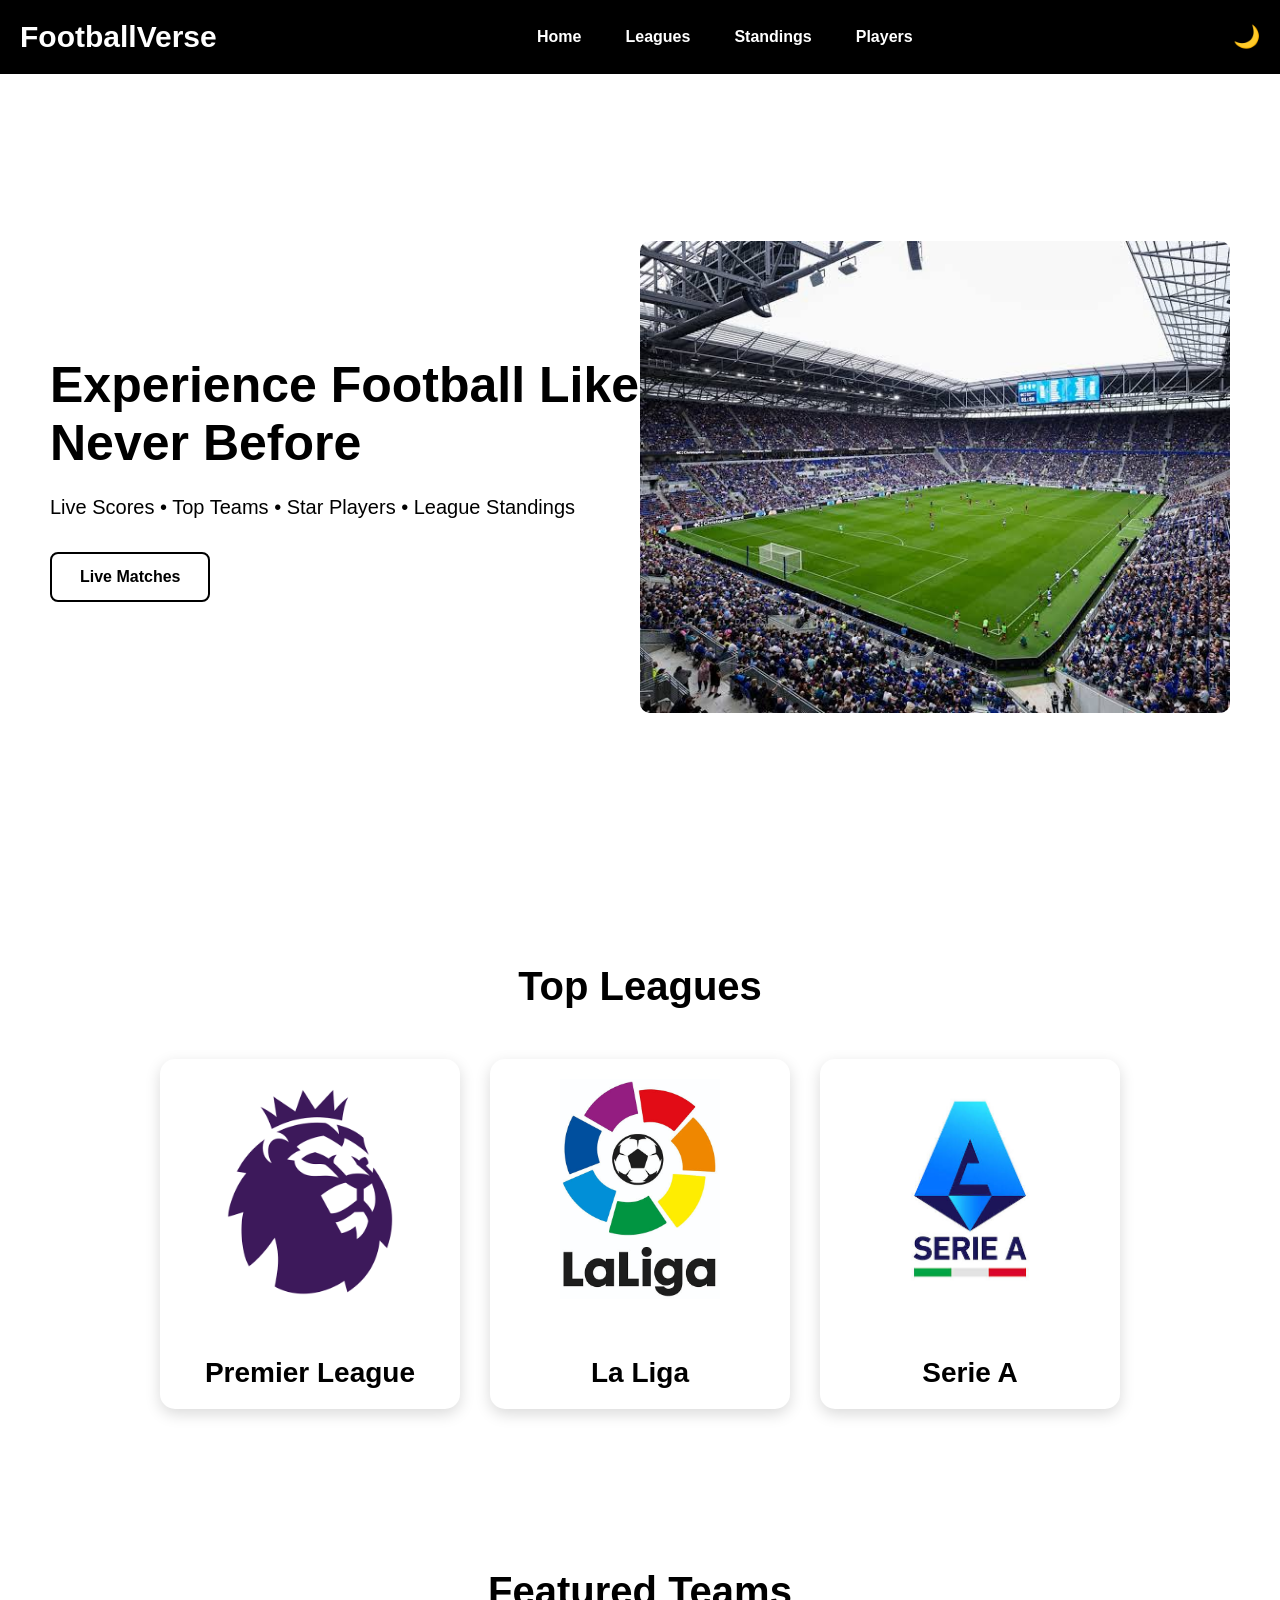
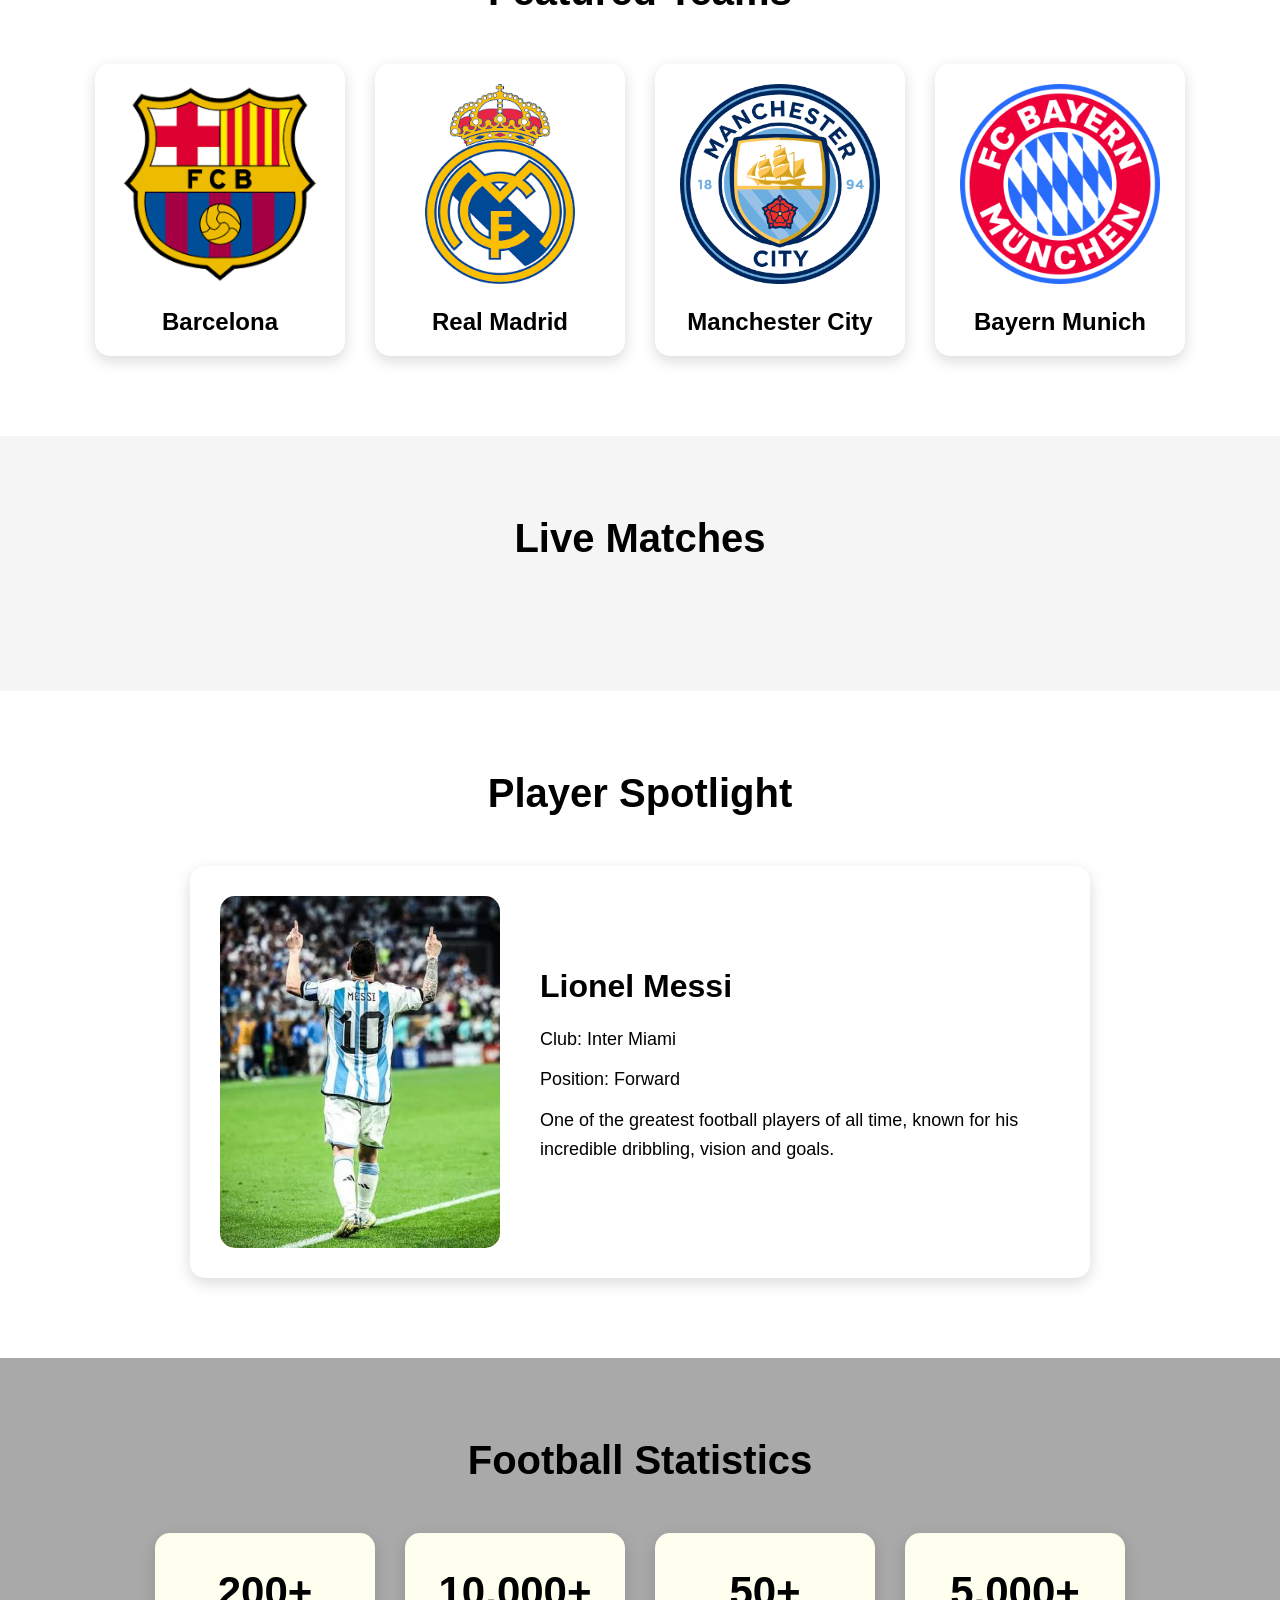
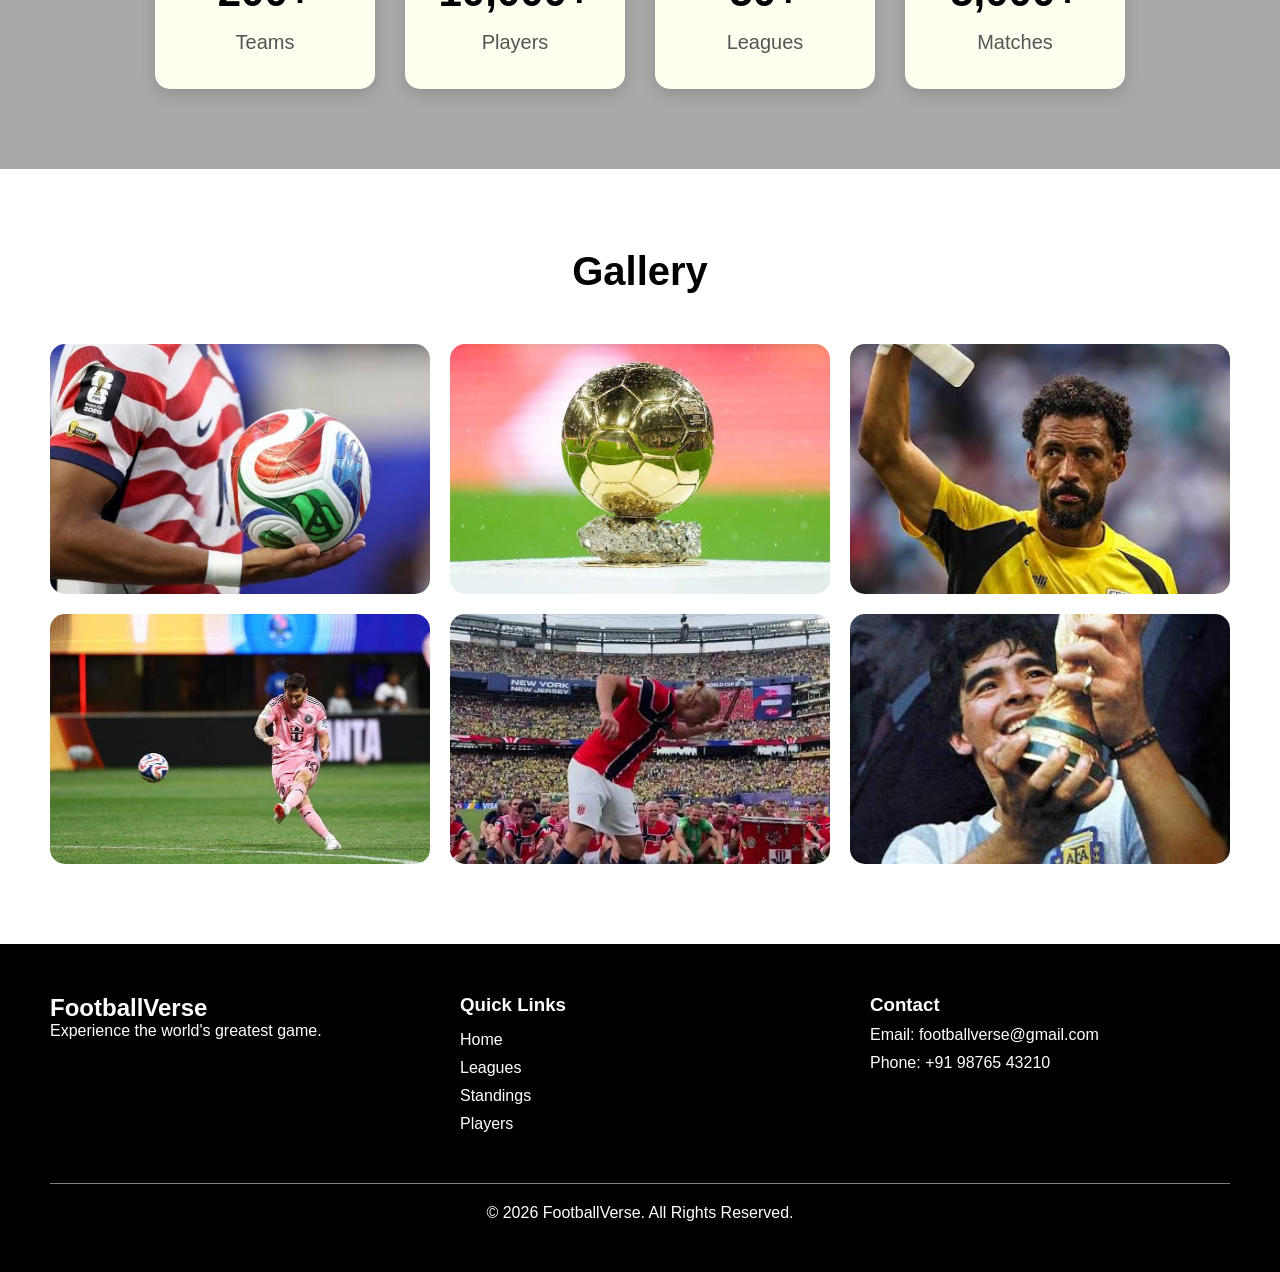
<file: index.html>
<!DOCTYPE html>
<html lang="en">

<head>

    <meta charset="UTF-8">

    <meta name="viewport" content="width=device-width, initial-scale=1.0">

    <link rel="stylesheet" href="css/style.css">
    <link rel="stylesheet" href="css/navbar.css">
    <link rel="stylesheet" href="css/animations.css">
    <link rel="stylesheet" href="css/responsive.css">

    <title>FootballVerse</title>

</head>

<body>

    <!-- ================= NAVBAR ================= -->

    <header>

        <nav>

            <h2>
                <a href="index.html">FootballVerse</a>
            </h2>

            <button class="menu-btn">☰</button>

            <ul>

                <li>
                    <a href="#">Home</a>
                </li>

                <li>
                    <a href="pages/leagues.html">Leagues</a>
                </li>

                <li>
                    <a href="pages/standings.html">Standings</a>
                </li>

                <li>
                    <a href="pages/players.html">Players</a>
                </li>

            </ul>

            <button class="theme-btn">🌙</button>

        </nav>

    </header>


    <!-- ================= MAIN ================= -->

    <main>


        <!-- ================= HERO ================= -->

        <section id="hero">

            <div class="hero-content">

                <h1>
                    Experience Football Like Never Before
                </h1>

                <p>
                    Live Scores • Top Teams • Star Players • League Standings
                </p>

                <button
                    class="secondary-btn"
                    onclick="window.location.href='pages/matches.html'">

                    Live Matches

                </button>

            </div>


            <div class="hero-image">

                <img
                    src="assets/images/hero.jpg"
                    alt="Football Stadium">

            </div>

        </section>



        <!-- ================= TOP LEAGUES ================= -->

        <section id="top-leagues" class="hidden">

            <h2>Top Leagues</h2>

            <div class="league-container">


                <!-- Premier League -->

                <a
                    href="pages/standings.html?league=eng.1"
                    class="league-card">

                    <img
                        src="assets/images/premier-league.png"
                        alt="Premier League">

                    <h3>
                        Premier League
                    </h3>

                </a>


                <!-- La Liga -->

                <a
                    href="pages/standings.html?league=esp.1"
                    class="league-card">

                    <img
                        src="assets/images/laliga.png"
                        alt="La Liga">

                    <h3>
                        La Liga
                    </h3>

                </a>


                <!-- Serie A -->

                <a
                    href="pages/standings.html?league=ita.1"
                    class="league-card">

                    <img
                        src="assets/images/serie-a.png"
                        alt="Serie A">

                    <h3>
                        Serie A
                    </h3>

                </a>

            </div>

        </section>



        <!-- ================= FEATURED TEAMS ================= -->

        <section id="featured-teams" class="hidden">

            <h2>Featured Teams</h2>

            <div class="team-container">


                <div class="team-card">

                    <img
                        src="assets/images/barcelona.png"
                        alt="Barcelona">

                    <h3>
                        Barcelona
                    </h3>

                </div>


                <div class="team-card">

                    <img
                        src="assets/images/realmadrid.png"
                        alt="Real Madrid">

                    <h3>
                        Real Madrid
                    </h3>

                </div>


                <div class="team-card">

                    <img
                        src="assets/images/mancity.png"
                        alt="Manchester City">

                    <h3>
                        Manchester City
                    </h3>

                </div>


                <div class="team-card">

                    <img
                        src="assets/images/bayern.png"
                        alt="Bayern Munich">

                    <h3>
                        Bayern Munich
                    </h3>

                </div>

            </div>

        </section>



        <!-- ================= LIVE MATCHES ================= -->

        <section id="live-matches">

            <h2>
                Live Matches
            </h2>

            <div class="match-container">

                <!-- Matches will be added by JavaScript -->

            </div>

        </section>



        <!-- ================= PLAYER SPOTLIGHT ================= -->

        <section id="player-spotlight" class="hidden">

            <h2>
                Player Spotlight
            </h2>

            <div class="player-card">

                <img
                    src="assets/images/messi.png"
                    alt="Lionel Messi">

                <div class="player-info">

                    <h3>
                        Lionel Messi
                    </h3>

                    <p>
                        Club: Inter Miami
                    </p>

                    <p>
                        Position: Forward
                    </p>

                    <p>
                        One of the greatest football players of all time,
                        known for his incredible dribbling, vision and goals.
                    </p>

                    

                </div>

            </div>

        </section>



        <!-- ================= STATISTICS ================= -->

        <section id="statistics" class="hidden">

            <h2>
                Football Statistics
            </h2>

            <div class="stats-container">


                <div class="stat-card">

                    <h3>
                        200+
                    </h3>

                    <p>
                        Teams
                    </p>

                </div>


                <div class="stat-card">

                    <h3>
                        10,000+
                    </h3>

                    <p>
                        Players
                    </p>

                </div>


                <div class="stat-card">

                    <h3>
                        50+
                    </h3>

                    <p>
                        Leagues
                    </p>

                </div>


                <div class="stat-card">

                    <h3>
                        5,000+
                    </h3>

                    <p>
                        Matches
                    </p>

                </div>

            </div>

        </section>



        <!-- ================= GALLERY ================= -->

        <section id="gallery" class="hidden">

            <h2>
                Gallery
            </h2>

            <div class="gallery-container">

                <img
                    src="assets/images/gallery1.png"
                    alt="Football Image 1">

                <img
                    src="assets/images/gallery2.png"
                    alt="Football Image 2">

                <img
                    src="assets/images/gallery3.png"
                    alt="Football Image 3">

                <img
                    src="assets/images/gallery4.png"
                    alt="Football Image 4">

                <img
                    src="assets/images/gallery5.png"
                    alt="Football Image 5">

                <img
                    src="assets/images/gallery6.png"
                    alt="Football Image 6">

            </div>

        </section>


    </main>



    <!-- ================= FOOTER ================= -->

    <footer>

        <div class="footer-container">


            <div class="footer-logo">

                <h2>
                    FootballVerse
                </h2>

                <p>
                    Experience the world's greatest game.
                </p>

            </div>


            <div class="footer-links">

                <h3>
                    Quick Links
                </h3>

                <ul>

                    <li>
                        <a href="#">
                            Home
                        </a>
                    </li>

                    <li>
                        <a href="pages/leagues.html">
                            Leagues
                        </a>
                    </li>

                    <li>
                        <a href="pages/standings.html">
                            Standings
                        </a>
                    </li>

                    <li>
                        <a href="pages/players.html">
                            Players
                        </a>
                    </li>

                </ul>

            </div>


            <div class="footer-contact">

                <h3>
                    Contact
                </h3>

                <p>
                    Email: footballverse@gmail.com
                </p>

                <p>
                    Phone: +91 98765 43210
                </p>

            </div>

        </div>


        <hr>


        <p class="copyright">

            © 2026 FootballVerse. All Rights Reserved.

        </p>

    </footer>



    <!-- ================= BACK TO TOP ================= -->

    <button id="back-to-top">
        ↑
    </button>



    <!-- ================= JAVASCRIPT ================= -->

    <script src="js/navbar.js"></script>

    <script src="js/animations.js"></script>

    <script src="js/api.js"></script>

    <script src="js/team.js"></script>

</body>

</html>
</file>
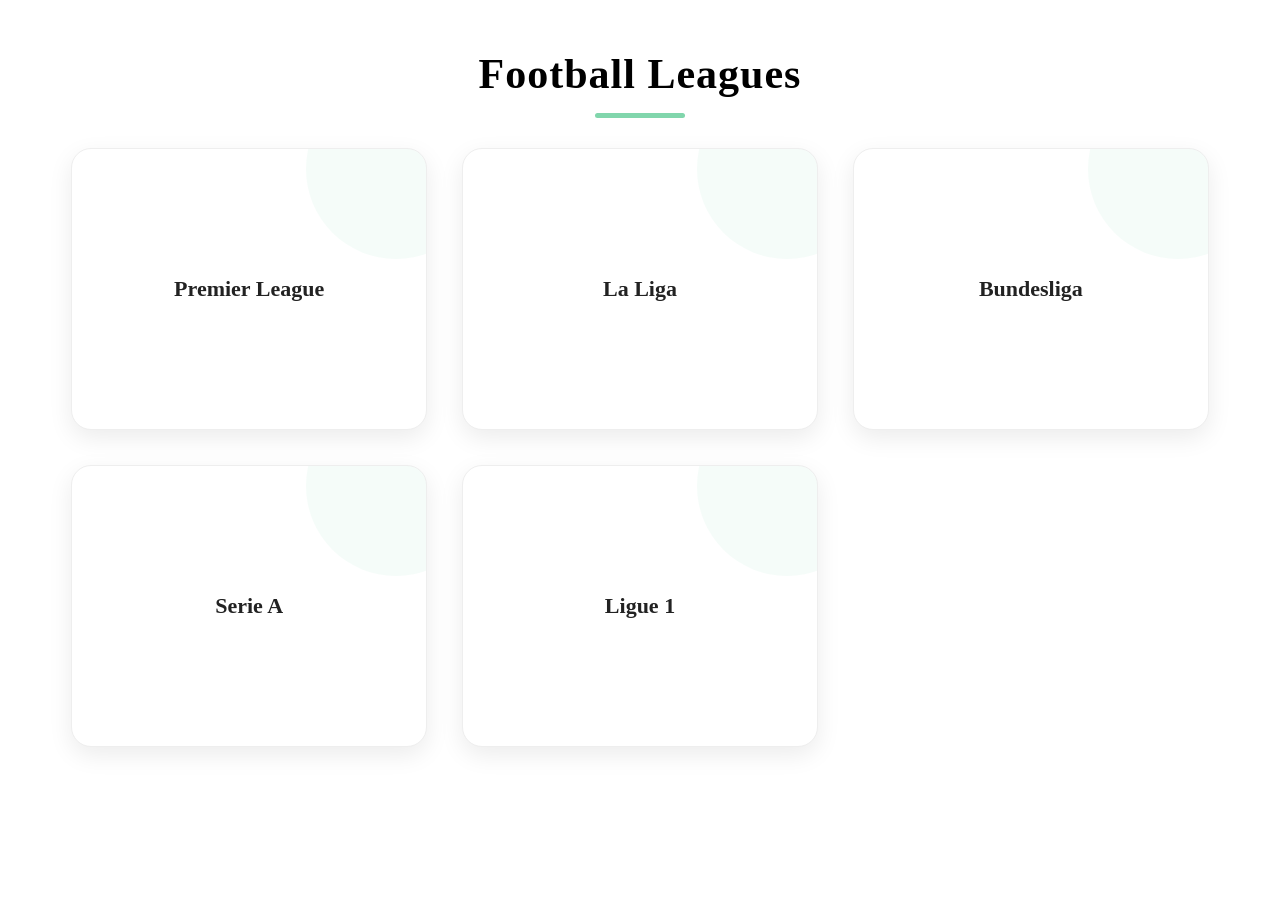
<file: pages/leagues.html>
<!DOCTYPE html>
<html lang="en">

<head>

    <meta charset="UTF-8">

    <meta name="viewport" content="width=device-width, initial-scale=1.0">

    <title>Leagues - FootballVerse</title>

    <link rel="stylesheet" href="../css/pages.css">
    <link rel="stylesheet" href="../css/responsive.css">

</head>

<body>

    <h1 class="leagues-title">Football Leagues</h1>

    <div id="leagues-container">
        <!-- League cards will be added here -->
    </div>
    <script src="../js/leagues.js"></script>
</body>

</html>
</file>
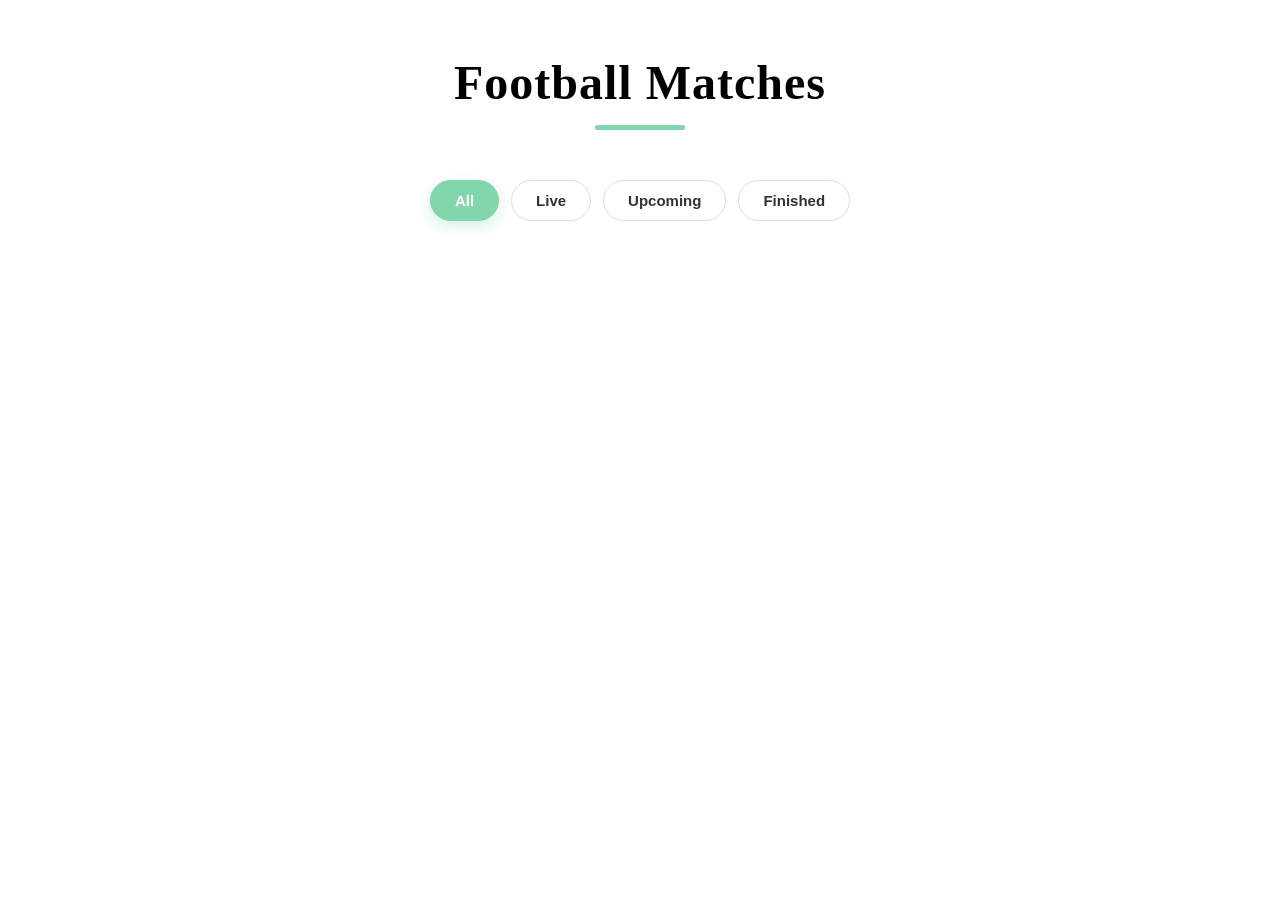
<file: pages/matches.html>
<!DOCTYPE html>
<html lang="en">

<head>

    <meta charset="UTF-8">

    <meta name="viewport" content="width=device-width, initial-scale=1.0">

    <title>Matches - FootballVerse</title>

    <link rel="stylesheet" href="../css/pages.css">
    <link rel="stylesheet" href="../css/responsive.css">

</head>

<body>

    <h1 class="matches-title">Football Matches</h1>


    <div class="matches-filter">

        <button class="filter-btn active" data-filter="all">
            All
        </button>

        <button class="filter-btn" data-filter="live">
            Live
        </button>

        <button class="filter-btn" data-filter="upcoming">
            Upcoming
        </button>

        <button class="filter-btn" data-filter="finished">
            Finished
        </button>

    </div>


    <div id="matches-container">

        <!-- Matches generated by JavaScript -->

    </div>


    <script src="../js/matches.js"></script>

</body>

</html>
</file>
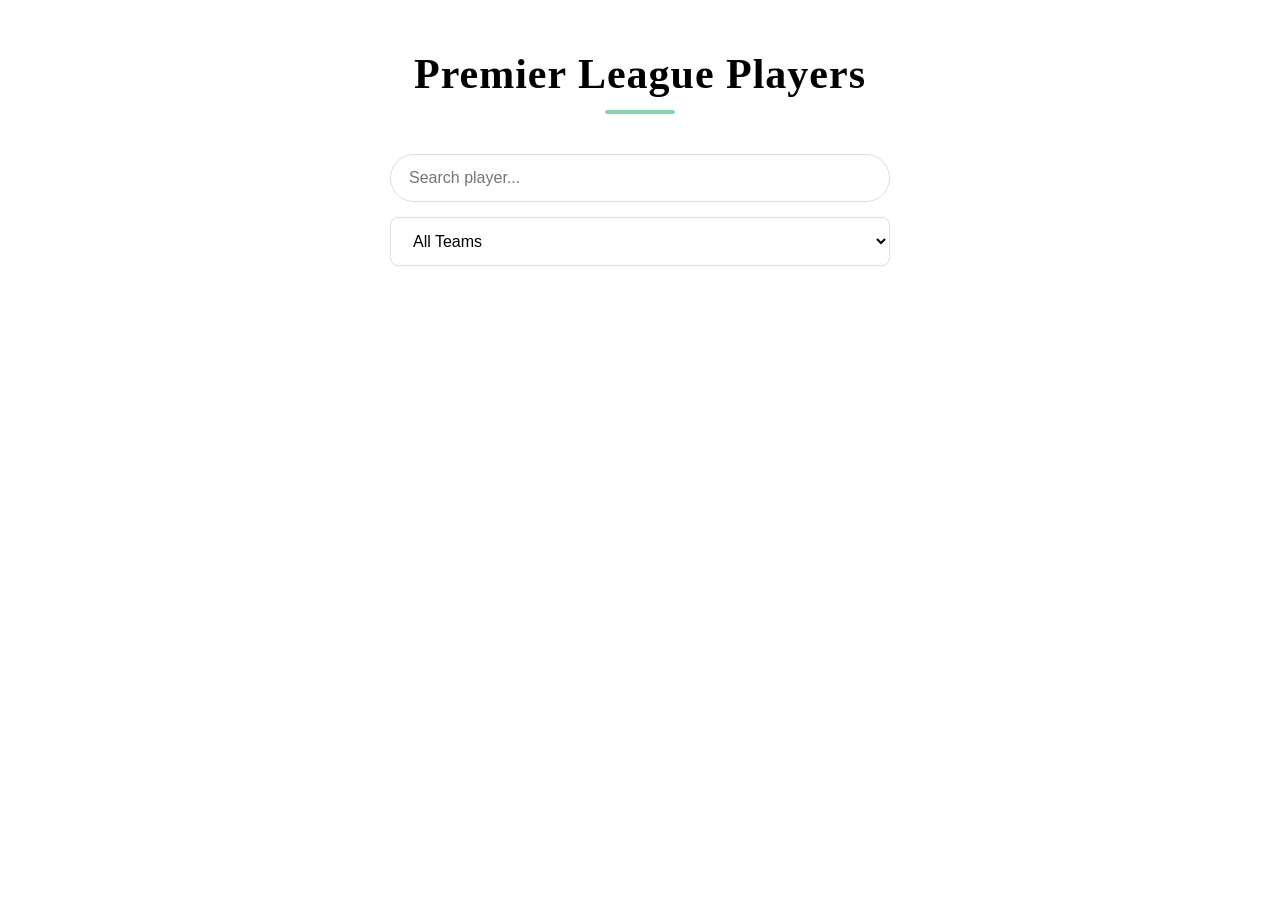
<file: pages/players.html>
<!DOCTYPE html>
<html lang="en">

<head>

    <meta charset="UTF-8">

    <meta name="viewport" content="width=device-width, initial-scale=1.0">

    <title>Players - FootballVerse</title>

    <link rel="stylesheet" href="../css/pages.css">
    <link rel="stylesheet" href="../css/responsive.css">

</head>

<body>

    <h1 class="players-title">Premier League Players</h1>
    <div class="player-search">

    <input
        type="text"
        id="player-search"
        placeholder="Search player..."
    >

</div>
<div class="player-filter">

    <select id="team-filter">

        <option value="all">All Teams</option>

    </select>

</div>
    <div id="players-container">
        <!-- Players will be added by JavaScript -->
    </div>

    <script src="../js/players.js"></script>

</body>

</html>
</file>
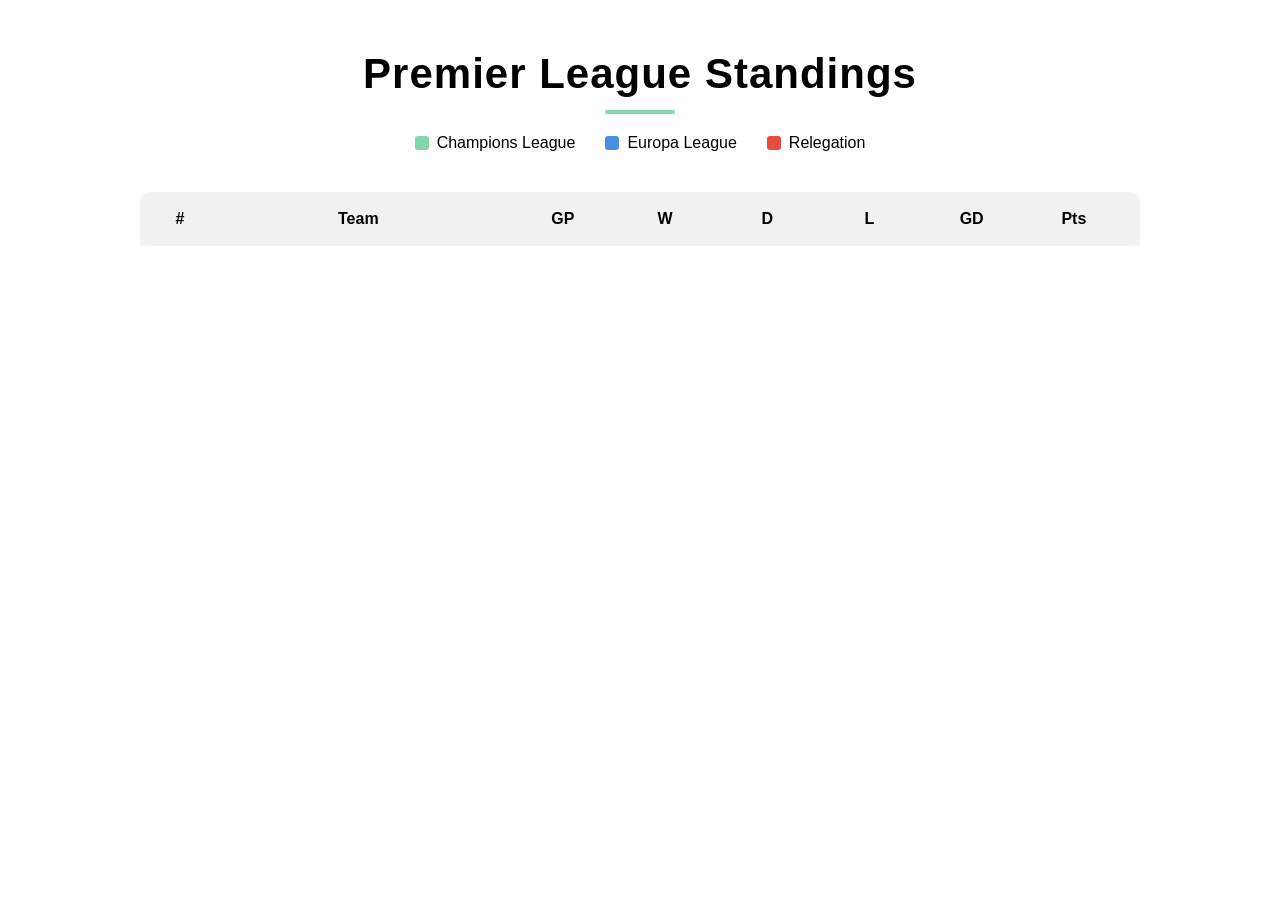
<file: pages/standings.html>
<!DOCTYPE html>
<html lang="en">

<head>

    <meta charset="UTF-8">

    <meta name="viewport" content="width=device-width, initial-scale=1.0">

    <title>Standings - FootballVerse</title>

    <link rel="stylesheet" href="../css/style.css">

</head>

<body>

    <h1 class="standings-title">Premier League Standings</h1>


    <!-- Standings Legend -->

    <div class="standings-legend">

        <div>
            <span class="legend-color champions-color"></span>
            Champions League
        </div>

        <div>
            <span class="legend-color europa-color"></span>
            Europa League
        </div>

        <div>
            <span class="legend-color relegation-color"></span>
            Relegation
        </div>

    </div>


    <!-- Standings Table -->

    <div class="standings-wrapper">

        <div class="standings-table">

            <!-- Table Header -->

            <div class="standing-header">

                <div>#</div>
                <div>Team</div>
                <div>GP</div>
                <div>W</div>
                <div>D</div>
                <div>L</div>
                <div>GD</div>
                <div>Pts</div>

            </div>


            <!-- Rows generated by JavaScript -->

            <div id="standings-container">

            </div>

        </div>

    </div>


    <script src="../js/standings.js"></script>

</body>

</html>
</file>
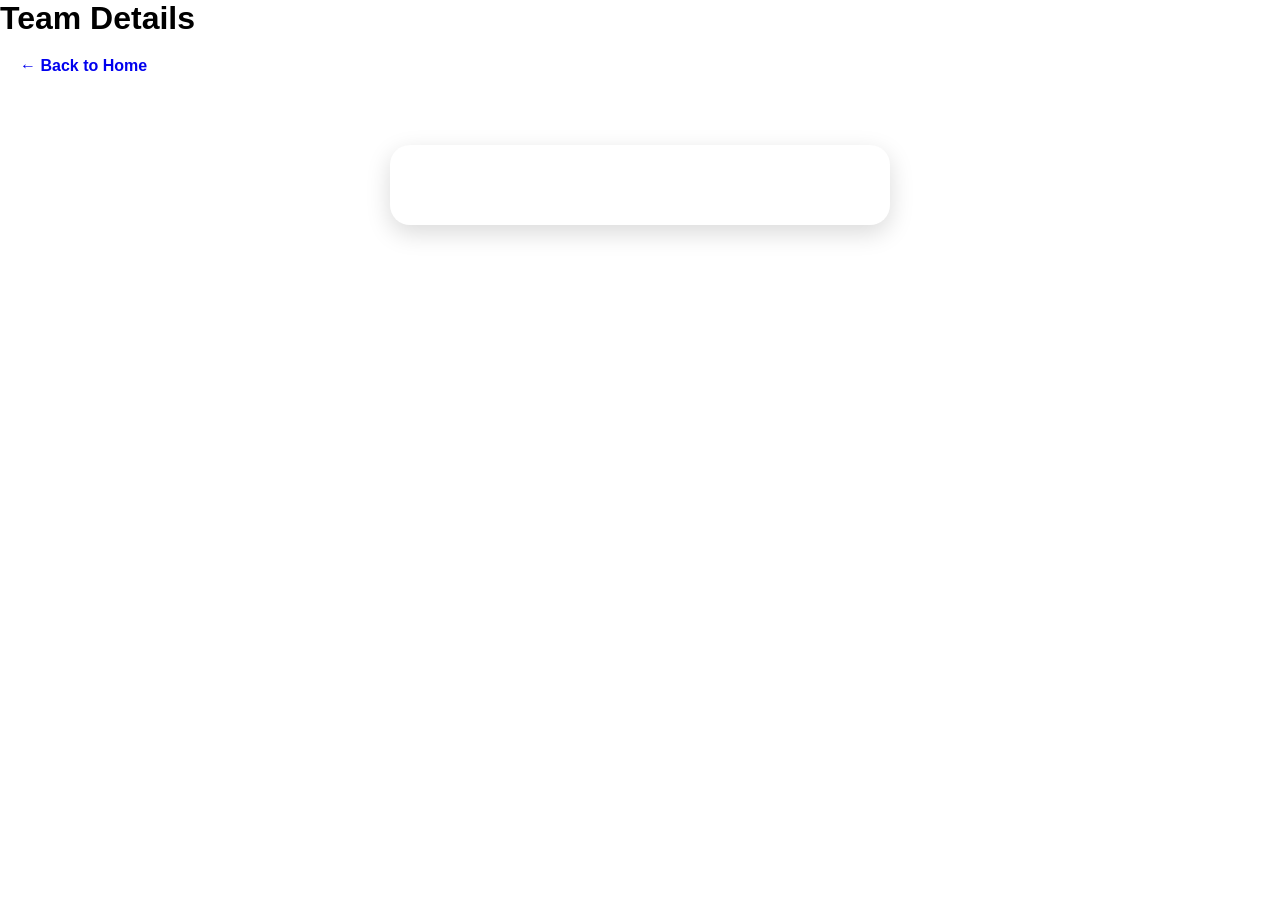
<file: pages/teams.html>
<!DOCTYPE html>
<html lang="en">

<head>
    <meta charset="UTF-8">
    <meta name="viewport" content="width=device-width, initial-scale=1.0">

    <title>Team | FootballVerse</title>

    <link rel="stylesheet" href="../css/style.css">
</head>

<body>

    <h1>Team Details</h1>

    <a href="../index.html" class="back-home">← Back to Home</a>

    <section class="team-page">

        <div id="team-details">
            <!-- Team information will appear here -->
        </div>

    </section>

    <script src="../js/team-details.js"></script>

</body>

</html>
</file>
<file: css/style.css>
/* Remove default spacing added by browsers */
html{
    scroll-behavior: smooth;
}
* {
    margin: 0;
    padding: 0;
    box-sizing: border-box;
}

body{
    font-family: Arial, Helvetica, sans-serif;
}

/* ================= Navbar ================= */

nav {
    display: flex;
    justify-content: space-between;
    align-items: center;
    padding: 20px 50px;
}

nav ul {
    list-style: none;
    display: flex;
    gap: 30px;
}

nav a {
    text-decoration: none;
    color: black;
}

/* ================= Hero Section ================= */

#hero{
    height: 90vh;
    display: flex;
    justify-content: space-between;
    align-items: center;
    padding: 0 50px;
}

.hero-content{
    width: 50%;
}

.hero-image{
    width: 50%;
}

.hero-image img{
    width: 100%;
     border-radius: 10px;
}

.hero-content h1{
    font-size: 50px;
    margin-bottom: 20px;
}

.hero-content p{
    font-size: 20px;
    margin-bottom: 30px;
    line-height: 1.5;
}

.hero-content button{
    padding: 14px 28px;
    font-size: 16px;
    font-weight: bold;
    border: none;
    border-radius: 8px;
    cursor: pointer;
    margin-right: 15px;
    transition: background-color 0.3s, color 0.3s, transform 0.3s;
    background-color: black;
    color: white;
}

.hero-content button:hover{
    background-color: #333;
}

.hero-content button.secondary-btn{
    background-color: white;
    color: black;
    border: 2px solid black;
}

.hero-content button.secondary-btn:hover{
    background-color: black;
    color: white;
}

.hero-content button:hover{
    transform: translateY(-3px) scale(1.05);
}

.hero-content button:active{
    transform: translateY(1px);
}



.league-card:hover{
    transform: translateY(-10px);
    box-shadow: 0 12px 25px rgba(0,0,0,0.2);
}

#top-leagues{
    padding: 80px 50px;
}

#top-leagues h2{
    text-align: center;
    margin-bottom: 50px;
    font-size: 40px;
}

.league-container{
    display: flex;
    justify-content: center;
    gap: 30px;
    flex-wrap: wrap;
}

.league-card{
    width: 300px;
    height: 350px;
    background: white;
    border-radius: 15px;
    box-shadow: 0 5px 15px rgba(0,0,0,0.15);

    display: flex;
    flex-direction: column;
    justify-content: space-between;
    align-items: center;

    padding: 20px;

    transition: transform 0.3s, box-shadow 0.3s;
}

.league-card img{
    width: 100%;
    height: 220px;
    object-fit: contain;
    display: block;
}

.league-card h3{
    font-size: 28px;
    text-align: center;
}

/* ================= Featured Teams ================= */

#featured-teams{
    padding: 80px 50px;
}

#featured-teams h2{
    text-align: center;
    font-size: 40px;
    margin-bottom: 50px;
}

.team-container{
    display: flex;
    justify-content: center;
    gap: 30px;
    flex-wrap: wrap;
}

.team-card{
    width: 250px;
    background: white;
    border-radius: 15px;
    box-shadow: 0 5px 15px rgba(0,0,0,0.15);
    padding: 20px;
    text-align: center;
    transition: transform 0.3s, box-shadow 0.3s;
}

.team-card img{
    width: 100%;
    height: 200px;
    object-fit: contain;
}

.team-card h3{
    margin-top: 20px;
    font-size: 24px;
}

.team-card:hover{
    transform: translateY(-10px);
    box-shadow: 0 12px 25px rgba(0,0,0,0.2);
}

/* ================= Live Matches ================= */

#live-matches{
    padding: 80px 50px;
    background-color: #f5f5f5;
}

#live-matches h2{
    text-align: center;
    font-size: 40px;
    margin-bottom: 50px;
}

.match-container{
    display: flex;
    justify-content: center;
    gap: 30px;
    flex-wrap: wrap;
}

.match-card{
    width: 350px;
    background: white;
    padding: 25px;
    border-radius: 15px;
    box-shadow: 0 5px 15px rgba(0,0,0,0.15);
    text-align: center;
    transition: transform 0.3s, box-shadow 0.3s;
}

.match-card:hover{
    transform: translateY(-10px);
    box-shadow: 0 12px 25px rgba(0,0,0,0.2);
}

.teams{
    display: flex;
    justify-content: space-between;
    align-items: center;
    font-weight: bold;
    margin-bottom: 20px;
}

.match-card p{
    font-size: 20px;
    margin-bottom: 20px;
}

.match-card button{
    padding: 10px 20px;
    border: none;
    border-radius: 8px;
    background: black;
    color: white;
    cursor: pointer;
    transition: 0.3s;
}

.match-card button:hover{
    background: #333;
}

/* ================= Player Spotlight ================= */

#player-spotlight{
    padding: 80px 50px;
}

#player-spotlight h2{
    text-align: center;
    font-size: 40px;
    margin-bottom: 50px;
}

.player-card{
    max-width: 900px;
    margin: auto;

    display: flex;
    align-items: center;
    gap: 40px;

    background: white;
    padding: 30px;

    border-radius: 15px;
    box-shadow: 0 5px 15px rgba(0,0,0,0.15);

    transition: transform 0.3s, box-shadow 0.3s;
}

.player-card:hover{
    transform: translateY(-10px);
    box-shadow: 0 12px 25px rgba(0,0,0,0.2);
}

.player-card img{
    width: 280px;
    border-radius: 15px;
}

.player-info h3{
    font-size: 32px;
    margin-bottom: 20px;
}

.player-info p{
    font-size: 18px;
    line-height: 1.6;
    margin-bottom: 12px;
}

.player-info button{
    margin-top: 20px;
    padding: 12px 25px;

    border: none;
    border-radius: 8px;

    background: black;
    color: white;

    cursor: pointer;
    transition: 0.3s;
}

.player-info button:hover{
    background: #333;
}

/* ================= Statistics ================= */

#statistics{
    padding: 80px 50px;
    background-color:darkgrey;
}

#statistics h2{
    text-align: center;
    font-size: 40px;
    margin-bottom: 50px;
}

.stats-container{
    display: flex;
    justify-content: center;
    gap: 30px;
    flex-wrap: wrap;
}

.stat-card{
    width: 220px;
    padding: 35px 20px;
    background: ivory;
    border-radius: 15px;
    text-align: center;
    box-shadow: 0 5px 15px rgba(0,0,0,0.15);
    transition: transform 0.3s, box-shadow 0.3s;
}

.stat-card:hover{
    transform: translateY(-10px);
    box-shadow: 0 12px 25px rgba(0,0,0,0.2);
}

.stat-card h3{
    font-size: 42px;
    margin-bottom: 15px;
}

.stat-card p{
    font-size: 20px;
    color: #555;
}

/* ================= Gallery ================= */

#gallery{
    padding: 80px 50px;
}

#gallery h2{
    text-align: center;
    font-size: 40px;
    margin-bottom: 50px;
}

.gallery-container{
    display: grid;
    grid-template-columns: repeat(3, 1fr);
    gap: 20px;
}

.gallery-container img{
    width: 100%;
    height: 250px;
    object-fit: cover;
    border-radius: 15px;
    transition: transform 0.3s, box-shadow 0.3s;
}

.gallery-container img:hover{
    transform: scale(1.05);
    box-shadow: 0 10px 20px rgba(0,0,0,0.2);
}

/* ================= Footer ================= */

footer{
    background-color: black;
    color: white;
    padding: 50px;
}

.footer-container{
    display: flex;
    justify-content: space-between;
    gap: 50px;
    flex-wrap: wrap;
}

.footer-logo,
.footer-links,
.footer-contact{
    flex: 1;
}

.footer-links ul{
    list-style: none;
    margin-top: 15px;
}

.footer-links li{
    margin-bottom: 10px;
}

.footer-links a{
    text-decoration: none;
    color: white;
}

.footer-links a:hover{
    color: lightgray;
}

.footer-contact p{
    margin-top: 10px;
}

footer hr{
    margin: 40px 0 20px;
    border: none;
    border-top: 1px solid gray;
}

.copyright{
    text-align: center;
}
body.dark{
    background-color: #121212;
    color: white;
}

body.dark nav{
    background-color: #1e1e1e;
}

body.dark nav a{
    color: white;
}

.theme-btn{
    border: none;
    background: none;
    font-size: 22px;
    cursor: pointer;
}

#back-to-top{
    position: fixed;
    bottom: 30px;
    right: 30px;

    width: 45px;
    height: 45px;

    border: none;
    border-radius: 50%;

    background-color: black;
    color: white;

    font-size: 20px;
    cursor: pointer;

    display: none;
}

/* ================= Live Matches ================= */

#live-matches {
    padding: 80px 50px;
    background-color: #f5f5f5;
}

#live-matches h2 {
    text-align: center;
    font-size: 40px;
    margin-bottom: 50px;
}

.match-container {
    display: flex;
    justify-content: center;
    gap: 30px;
    flex-wrap: wrap;
}

.match-card {
    width: 350px;
    min-height: 250px;
    background-color: white;
    border-radius: 15px;
    padding: 30px;

    display: flex;
    flex-direction: column;
    justify-content: center;
    align-items: center;

    box-shadow: 0 5px 15px rgba(0, 0, 0, 0.15);

    transition: 0.3s;
}

.match-card:hover {
    transform: translateY(-8px);
    box-shadow: 0 12px 25px rgba(0, 0, 0, 0.2);
}

.match-card h3 {
    font-size: 22px;
    margin: 10px 0;
    text-align: center;
}

.match-card .score {
    font-size: 28px;
    margin: 10px 0;
}

.match-card p:last-child {
    margin-top: 15px;
    font-weight: bold;
}

/* ================= Match Status ================= */

.match-status {
    font-weight: bold;
    margin-top: 15px;
}

.status-live {
    color: red;
}

.status-scheduled {
    color: #555;
}

.status-finished {
    color: green;
}

.match-card .teams {
    width: 100%;
    display: flex;
    justify-content: space-around;
    align-items: center;
}

.match-card .team {
    display: flex;
    flex-direction: column;
    align-items: center;
    width: 100px;
}

.match-card .team img {
    width: 60px;
    height: 60px;
    object-fit: contain;
    margin-bottom: 10px;
}

.match-card .team h3 {
    font-size: 16px;
    margin: 0;
    text-align: center;
}

.match-card .score {
    font-size: 25px;
    font-weight: bold;
    white-space: nowrap;
}

/* ================= Team Page ================= */

.team-page {
    display: flex;
    justify-content: center;
    padding: 50px 20px;
}

#team-details {
    text-align: center;
    max-width: 500px;
    width: 100%;
}

#team-details img {
    width: 150px;
    height: 150px;
    object-fit: contain;
    margin-bottom: 20px;
}

#team-details h2 {
    font-size: 32px;
    margin-bottom: 20px;
}

#team-details p {
    font-size: 18px;
    margin: 10px 0;
}
#team-details {
    background-color: white;
    padding: 40px;
    border-radius: 20px;
    box-shadow: 0 8px 25px rgba(0, 0, 0, 0.15);
}
.back-home {
    display: inline-block;
    margin: 20px;
    text-decoration: none;
    font-weight: bold;
}

/* ================= Standings ================= */

.standings-table {
    max-width: 1000px;
    margin: 40px auto;
}

.standing-header,
.standing-row {
    display: grid;
    grid-template-columns: 50px 3fr repeat(6, 1fr);
    align-items: center;
    text-align: center;
}

.standing-header {
    font-weight: bold;
    padding: 15px;
    background-color: #f1f1f1;
}

.standing-row {
    padding: 15px;
    border-bottom: 1px solid #ddd;
}

.team-name {
    display: flex;
    align-items: center;
    gap: 15px;
    text-align: left;
}

.team-name img {
    width: 40px;
    height: 40px;
    object-fit: contain;
}

.champions-league {
    border-left: 4px solid #81D6AC;
}

.champions-league {
    border-left: 4px solid #81D6AC;
}

.europa-league {
    border-left: 4px solid #4A90E2;
}

.relegation {
    border-left: 4px solid #E74C3C;
}
.standings-table {
    width: 90%;
    max-width: 1000px;
    margin: 40px auto;
    background: white;
    border-radius: 12px;
    overflow: hidden;
    box-shadow: 0 4px 15px rgba(0, 0, 0, 0.1);
}

.standing-header,
.standing-row {
    display: grid;
    grid-template-columns: 50px 3fr repeat(6, 1fr);
    align-items: center;
    text-align: center;
}

.standing-header {
    padding: 18px 15px;
    font-weight: bold;
    background: #f1f1f1;
}

.standing-row {
    padding: 14px 15px;
    border-top: 1px solid #eee;
}

.standing-row:hover {
    background: #f8f8f8;
}

.team-name {
    display: flex;
    align-items: center;
    gap: 15px;
    text-align: left;
}

.team-name img {
    width: 40px;
    height: 40px;
    object-fit: contain;
}

.champions-league {
    border-left: 4px solid #81D6AC;
}

.europa-league {
    border-left: 4px solid #4A90E2;
}

.relegation {
    border-left: 4px solid #E74C3C;
}
.standings-legend {
    width: 90%;
    max-width: 1000px;
    margin: 20px auto;
    display: flex;
    gap: 30px;
    justify-content: center;
    flex-wrap: wrap;
}

.standings-legend div {
    display: flex;
    align-items: center;
    gap: 8px;
}

.legend-color {
    width: 14px;
    height: 14px;
    display: inline-block;
    border-radius: 3px;
}

.champions-color {
    background-color: #81D6AC;
}

.europa-color {
    background-color: #4A90E2;
}

.relegation-color {
    background-color: #E74C3C;
}
.standings-wrapper {
    width: 90%;
    max-width: 1000px;
    margin: 40px auto;
    overflow-x: auto;
}

.standings-table {
    min-width: 750px;
    width: 100%;
    margin: 0;
}

.standings-title {
    text-align: center;
    font-size: 42px;
    font-weight: 800;
    margin: 50px 0 20px;
    letter-spacing: 1px;
    position: relative;
}

.standings-title::after {
    content: "";
    display: block;
    width: 70px;
    height: 4px;
    margin: 12px auto 0;
    background-color: #81D6AC;
    border-radius: 5px;
}
.league-card {
    text-decoration: none;
    color: inherit;
}
.team-card {
    text-decoration: none;
    color: inherit;
}
</file>
<file: css/navbar.css>
nav{
    display: flex;
    justify-content: space-between;
    align-items: center;
    padding: 20px;
    background-color: black;
}

/* Logo */

nav h2{
    font-size: 30px;
}

nav h2 a{
    text-decoration: none;
    color: white;
    transition: 0.3s;
}

nav h2 a:hover{
    color: gray;
}

/* Navigation Links */

nav ul{
    list-style: none;
    display: flex;
    gap: 20px;
}

nav ul a{
    text-decoration: none;
    color: white;
    font-weight: bold;
    padding: 8px 12px;
    border-radius: 5px;
    transition: 0.3s;
}

nav ul a:hover{
    background-color: grey;
    color: white;
}

nav{
    transition: 0.3s;
}

nav.scrolled{
    position: fixed;
    top: 0;
    left: 0;
    width: 100%;
    z-index: 1000;

    background-color: black;
    box-shadow: 0 4px 15px rgba(0,0,0,0.2);
}

nav.scrolled a{
    color: white;
}
.menu-btn{
    display: none;
    background: none;
    border: none;
    color: white;
    font-size: 28px;
    cursor: pointer;
}
</file>
<file: css/animations.css>
/* ================= Floating Hero Image ================= */

@keyframes float{

    0%{
        transform: translateY(0);
    }

    50%{
        transform: translateY(-15px);
    }

    100%{
        transform: translateY(0);
    }

}

.hero-image img{
    animation: float 4s ease-in-out infinite;
}
/* ================= Hero Text ================= */

@keyframes fadeInUp{

    from{
        opacity: 0;
        transform: translateY(40px);
    }

    to{
        opacity: 1;
        transform: translateY(0);
    }

}

.hero-content{
    animation: fadeInUp 1s ease;
}

/* ================= Scroll Animation ================= */

.hidden{
    opacity: 0;
    transform: translateY(60px);
    transition: all 0.8s ease;
}

.show{
    opacity: 1;
    transform: translateY(0);
}
</file>
<file: css/responsive.css>
/* ================= Tablet ================= */

@media (max-width: 992px){
     .league-container,
.team-container,
.match-container,
.stats-container{
    gap: 20px;
}
.gallery-container{
    grid-template-columns: repeat(2, 1fr);
}
}

/* ================= Mobile ================= */

@media (max-width: 768px){
#hero{
    flex-direction: column;
    text-align: center;
    height: auto;
    padding: 50px 20px;
}
.hero-content,
.hero-image{
    width: 100%;
}
.hero-content h1{
    font-size: 36px;
}
.hero-image{
    margin-top: 40px;
}
.hero-image img{
    max-width: 100%;
    height: auto;
}
.league-card,
.team-card,
.match-card,
.stat-card{
    width: 100%;
    max-width: 400px;
}
.league-container,
.team-container,
.match-container,
.stats-container{
    justify-content: center;
}
#top-leagues,
#featured-teams,
#live-matches,
#player-spotlight,
#statistics,
#gallery{
    padding: 60px 20px;
}
#top-leagues h2,
#featured-teams h2,
#live-matches h2,
#player-spotlight h2,
#statistics h2,
#gallery h2{
    font-size: 32px;
}
.player-card{
    flex-direction: column;
    text-align: center;
}
.player-card img{
    width: 220px;
    max-width: 100%;
}
.player-info h3{
    font-size: 28px;
}
.player-info p{
    font-size: 16px;
}
.player-info button{
    padding: 10px 20px;
}
.gallery-container{
    grid-template-columns: 1fr;
}
.gallery-container img{
    height: 220px;
}
 nav{
        padding: 20px;
        flex-direction: column;
        gap: 20px;
    }

    nav ul{
        gap: 15px;
        flex-wrap: wrap;
        justify-content: center;
    }

    nav ul a{
        padding: 6px 8px;
        font-size: 14px;
    }
    @media (max-width: 768px){

    nav{
        flex-direction: row;
        position: relative;
    }

    .menu-btn{
        display: block;
    }

    nav ul{
        display: none;
        flex-direction: column;
        width: 100%;
        text-align: center;
        gap: 10px;
    }

    nav ul.active{
        display: flex;
    }

}
}

/* =========================
   PLAYERS RESPONSIVE
========================= */

@media (max-width: 1000px) {

    #players-container {
        grid-template-columns: repeat(3, 1fr);
    }

}

@media (max-width: 750px) {

    #players-container {
        grid-template-columns: repeat(2, 1fr);
    }

    .players-title {
        font-size: 34px;
    }

}

@media (max-width: 500px) {

    #players-container {
        grid-template-columns: 1fr;
    }

    .players-title {
        font-size: 28px;
    }

    .player-card {
        padding: 20px;
    }

}
/* =========================
   LEAGUES RESPONSIVE
========================= */

@media (max-width: 900px) {

    #leagues-container {
        grid-template-columns: repeat(2, 1fr);
        gap: 25px;
    }

    .leagues-title {
        font-size: 40px;
    }

}


@media (max-width: 600px) {

    #leagues-container {
        grid-template-columns: 1fr;
        width: 85%;
        gap: 20px;
    }

    .leagues-title {
        font-size: 34px;
        margin-top: 35px;
        margin-bottom: 40px;
    }

    .league-card {
        min-height: 170px;
    }

    .league-card h2 {
        font-size: 24px;
    }

}
/* =========================
   MATCHES RESPONSIVE
========================= */

@media (max-width: 700px) {

    .matches-title {
        font-size: 38px;
        margin-top: 40px;
    }

    #matches-container {
        width: 92%;
    }

    .match-card {
        padding: 22px 15px;
    }

    .match-teams {
        gap: 10px;
    }

    .match-team img {
        width: 50px;
        height: 50px;
    }

    .match-team h3 {
        font-size: 15px;
    }

    .match-team span {
        font-size: 24px;
    }

    .match-info p {
        font-size: 15px;
    }

    .match-status {
        font-size: 11px;
    }

}
</file>
<file: css/pages.css>
/* =========================
   PLAYERS PAGE
========================= */

.players-title {
    text-align: center;
    font-size: 42px;
    font-weight: 800;
    margin: 50px 0 40px;
    letter-spacing: 1px;
}

.players-title::after {
    content: "";
    display: block;
    width: 70px;
    height: 4px;
    margin: 12px auto 0;
    background-color: #81D6AC;
    border-radius: 5px;
}


/* Players container */

#players-container {
    width: 90%;
    max-width: 1200px;
    margin: 0 auto 60px;

    display: grid;
    grid-template-columns: repeat(4, 1fr);
    gap: 25px;
}


/* Player card */

.player-card {
    padding: 25px;

    background-color: white;

    border-radius: 12px;

    box-shadow: 0 4px 15px rgba(0, 0, 0, 0.1);

    border: 1px solid #eeeeee;

    transition: transform 0.25s ease,
                box-shadow 0.25s ease;
}


/* Card hover */

.player-card:hover {
    transform: translateY(-6px);

    box-shadow: 0 8px 20px rgba(0, 0, 0, 0.15);
}


/* Player name */

.player-card h3 {
    margin: 0 0 10px;

    font-size: 21px;

    font-weight: 700;
}


/* Team name */

.player-card p:first-of-type {
    font-weight: 600;

    margin-bottom: 18px;
}


/* Player information */

.player-card p {
    margin: 8px 0;

    font-size: 15px;
}
/* Player Search */

.player-search {
    width: 90%;
    max-width: 500px;
    margin: 0 auto 40px;
}

#player-search {
    width: 100%;
    padding: 14px 18px;

    font-size: 16px;

    border: 1px solid #ddd;
    border-radius: 25px;

    outline: none;

    box-sizing: border-box;
}

#player-search:focus {
    border-color: #81D6AC;
}

.player-filter {
    width: 90%;
    max-width: 300px;
    margin: 0 auto 40px;
}

#team-filter {
    width: 100%;
    padding: 12px 16px;

    font-size: 16px;

    border: 1px solid #ddd;
    border-radius: 8px;

    background: white;

    outline: none;

    cursor: pointer;
}

#team-filter:focus {
    border-color: #81D6AC;
}
/* Players controls */

.player-search,
.player-filter {
    width: 90%;
    max-width: 500px;
    margin-left: auto;
    margin-right: auto;
}

.player-search {
    margin-bottom: 15px;
}

.player-filter {
    margin-bottom: 40px;
}

#player-search,
#team-filter {
    width: 100%;
    box-sizing: border-box;
    padding: 14px 18px;
    font-size: 16px;
    border: 1px solid #ddd;
    outline: none;
    background: white;
}

#player-search {
    border-radius: 25px;
}

#team-filter {
    border-radius: 8px;
    cursor: pointer;
}

#player-search:focus,
#team-filter:focus {
    border-color: #81D6AC;
}

/* =========================
   LEAGUES PAGE
========================= */

.leagues-title {
    text-align: center;
    font-size: 42px;
    font-weight: 800;
    margin: 50px 0 40px;
    letter-spacing: 1px;
}

.leagues-title::after {
    content: "";
    display: block;
    width: 70px;
    height: 4px;
    margin: 12px auto 0;
    background-color: #81D6AC;
    border-radius: 5px;
}


/* League cards container */

#leagues-container {
    width: 90%;
    max-width: 1100px;
    margin: 0 auto 60px;

    display: grid;
    grid-template-columns: repeat(3, 1fr);
    gap: 25px;
}


/* League card */

.league-card {
    min-height: 150px;

    display: flex;
    justify-content: center;
    align-items: center;

    background-color: white;

    border: 1px solid #eeeeee;
    border-radius: 14px;

    box-shadow: 0 4px 15px rgba(0, 0, 0, 0.1);

    transition: transform 0.25s ease,
                box-shadow 0.25s ease;
}


/* Hover */

.league-card:hover {
    transform: translateY(-6px);

    box-shadow: 0 8px 20px rgba(0, 0, 0, 0.15);
}


/* League name */

.league-card h2 {
    margin: 0;

    font-size: 22px;
    font-weight: 700;

    text-align: center;
}

/* =========================
   LEAGUES PAGE
========================= */

.leagues-title {
    text-align: center;
    font-size: 48px;
    font-weight: 800;
    margin: 55px 0 55px;
    letter-spacing: 1px;
}

.leagues-title::after {
    content: "";
    display: block;
    width: 90px;
    height: 5px;
    margin: 15px auto 0;
    background: #81D6AC;
    border-radius: 10px;
}


/* League cards container */

#leagues-container {
    width: 90%;
    max-width: 1200px;
    margin: auto;

    display: grid;
    grid-template-columns: repeat(3, 1fr);
    gap: 35px;

    padding-bottom: 70px;
}


/* League card */

.league-card {
    position: relative;

    min-height: 220px;

    display: flex;
    justify-content: center;
    align-items: center;

    text-decoration: none;

    background: linear-gradient(
        145deg,
        #ffffff,
        #f7f7f7
    );

    border: 1px solid #eeeeee;
    border-radius: 20px;

    box-shadow:
        0 8px 25px rgba(0, 0, 0, 0.08);

    overflow: hidden;

    transition:
        transform 0.3s ease,
        box-shadow 0.3s ease;
}


/* Decorative top line */

.league-card::before {
    content: "";

    position: absolute;
    top: 0;
    left: 0;

    width: 100%;
    height: 5px;

    background: #81D6AC;

    transform: scaleX(0);
    transform-origin: left;

    transition: transform 0.3s ease;
}


/* Decorative circle */

.league-card::after {
    content: "";

    position: absolute;

    width: 180px;
    height: 180px;

    border-radius: 50%;

    background: rgba(129, 214, 172, 0.08);

    top: -70px;
    right: -60px;

    transition: transform 0.4s ease;
}


/* League name */

.league-card h2 {
    position: relative;
    z-index: 2;

    margin: 0;

    color: #222;

    font-size: 27px;
    font-weight: 750;

    transition:
        color 0.3s ease,
        transform 0.3s ease;
}


/* Hover */

.league-card:hover {
    transform: translateY(-10px);

    box-shadow:
        0 18px 35px rgba(0, 0, 0, 0.14);
}

.league-card:hover::before {
    transform: scaleX(1);
}

.league-card:hover::after {
    transform: scale(1.4);
}

.league-card:hover h2 {
    color: #4a8f70;
    transform: scale(1.05);
}


/* Click effect */

.league-card:active {
    transform: translateY(-5px) scale(0.98);
}

/* =========================
   MATCHES PAGE
========================= */

.matches-title {
    text-align: center;
    font-size: 48px;
    font-weight: 800;
    margin: 55px 0 50px;
    letter-spacing: 1px;
}

.matches-title::after {
    content: "";
    display: block;
    width: 90px;
    height: 5px;
    margin: 15px auto 0;
    background: #81D6AC;
    border-radius: 10px;
}


/* Matches container */

#matches-container {
    width: 90%;
    max-width: 1000px;
    margin: 0 auto 70px;

    display: flex;
    flex-direction: column;
    gap: 25px;
}


/* Match card */

.match-card {
    position: relative;

    padding: 25px 35px;

    background: white;

    border: 1px solid #eeeeee;
    border-radius: 18px;

    box-shadow: 0 6px 20px rgba(0, 0, 0, 0.08);

    overflow: hidden;

    transition: transform 0.25s ease,
                box-shadow 0.25s ease;
}

.match-card:hover {
    transform: translateY(-5px);

    box-shadow: 0 12px 28px rgba(0, 0, 0, 0.13);
}


/* League */

.match-league {
    text-align: center;

    font-size: 14px;
    font-weight: 700;

    text-transform: uppercase;
    letter-spacing: 1px;

    margin: 0 0 25px;

    color: #666;
}


/* Teams section */

.match-teams {
    display: grid;

    grid-template-columns: 1fr auto 1fr;

    align-items: center;

    gap: 30px;
}


/* Team */

.match-team {
    display: flex;

    flex-direction: column;

    align-items: center;

    text-align: center;
}

.match-team img {
    width: 65px;
    height: 65px;

    object-fit: contain;

    margin-bottom: 12px;
}

.match-team h3 {
    margin: 0 0 10px;

    font-size: 18px;
}

.match-team span {
    font-size: 28px;
    font-weight: 800;
}


/* Middle information */

.match-info {
    display: flex;

    flex-direction: column;

    align-items: center;

    gap: 8px;
}

.match-info p {
    margin: 0;

    font-size: 18px;
    font-weight: 800;
}

.match-status {
    font-size: 13px;
    font-weight: 600;

    color: #666;

    text-align: center;
}
/* =========================
   MATCH FILTER
========================= */

.matches-filter {
    display: flex;
    justify-content: center;
    align-items: center;
    gap: 12px;

    margin: 0 auto 40px;
    flex-wrap: wrap;
}

.filter-btn {
    padding: 11px 24px;

    border: 1px solid #ddd;
    border-radius: 25px;

    background: white;
    color: #333;

    font-size: 15px;
    font-weight: 600;

    cursor: pointer;

    transition:
        background-color 0.25s ease,
        color 0.25s ease,
        transform 0.2s ease,
        box-shadow 0.25s ease;
}

.filter-btn:hover {
    transform: translateY(-2px);
    box-shadow: 0 5px 12px rgba(0, 0, 0, 0.1);
}

.filter-btn.active {
    background-color: #81D6AC;
    color: white;
    border-color: #81D6AC;

    box-shadow: 0 5px 15px rgba(129, 214, 172, 0.35);
}

.filter-btn:active {
    transform: scale(0.96);
}

/* =========================
   MATCH STATUS
========================= */

.match-card.in {
    border-left: 5px solid #e74c3c;
}

.match-card.pre {
    border-left: 5px solid #81D6AC;
}

.match-card.post {
    border-left: 5px solid #999;
}


/* Live status */

.match-card.in .match-status {
    color: #e74c3c;
    font-weight: 800;
}


/* Upcoming */

.match-card.pre .match-status {
    color: #4a8f70;
}


/* Finished */

.match-card.post .match-status {
    color: #777;
}

.match-date {
    font-size: 13px;
    font-weight: 600;
    color: #555;
}

.match-time {
    font-size: 14px;
    font-weight: 700;
    color: #222;
}

.match-status {
    margin-top: 3px;
}
/* =========================
   NO MATCHES
========================= */

.no-matches {
    text-align: center;

    margin: 50px auto;
    padding: 35px 20px;

    max-width: 600px;

    background: white;

    border: 1px solid #eeeeee;
    border-radius: 18px;

    box-shadow: 0 6px 20px rgba(0, 0, 0, 0.07);

    font-size: 18px;
    font-weight: 600;

    color: #666;
}
/* =========================
   LEAGUES PAGE
========================= */

.leagues-title {
    text-align: center;
    margin: 50px 0 30px;
    font-size: 42px;
}

.leagues-container {
    width: 90%;
    max-width: 1200px;
    margin: auto;

    display: grid;
    grid-template-columns: repeat(3, 1fr);
    gap: 30px;
}

.league-card {
    text-decoration: none;
    color: inherit;

    background: white;

    padding: 30px;

    border-radius: 20px;

    text-align: center;

    box-shadow: 0 8px 25px rgba(0, 0, 0, 0.08);

    transition: transform 0.3s ease,
                box-shadow 0.3s ease;
}

.league-card:hover {
    transform: translateY(-8px);

    box-shadow: 0 15px 35px rgba(0, 0, 0, 0.15);
}

.league-card img {
    width: 110px;
    height: 110px;

    object-fit: contain;

    margin-bottom: 20px;
}

.league-card h2,
.league-card h3 {
    margin: 0;

    font-size: 22px;
}
</file>
